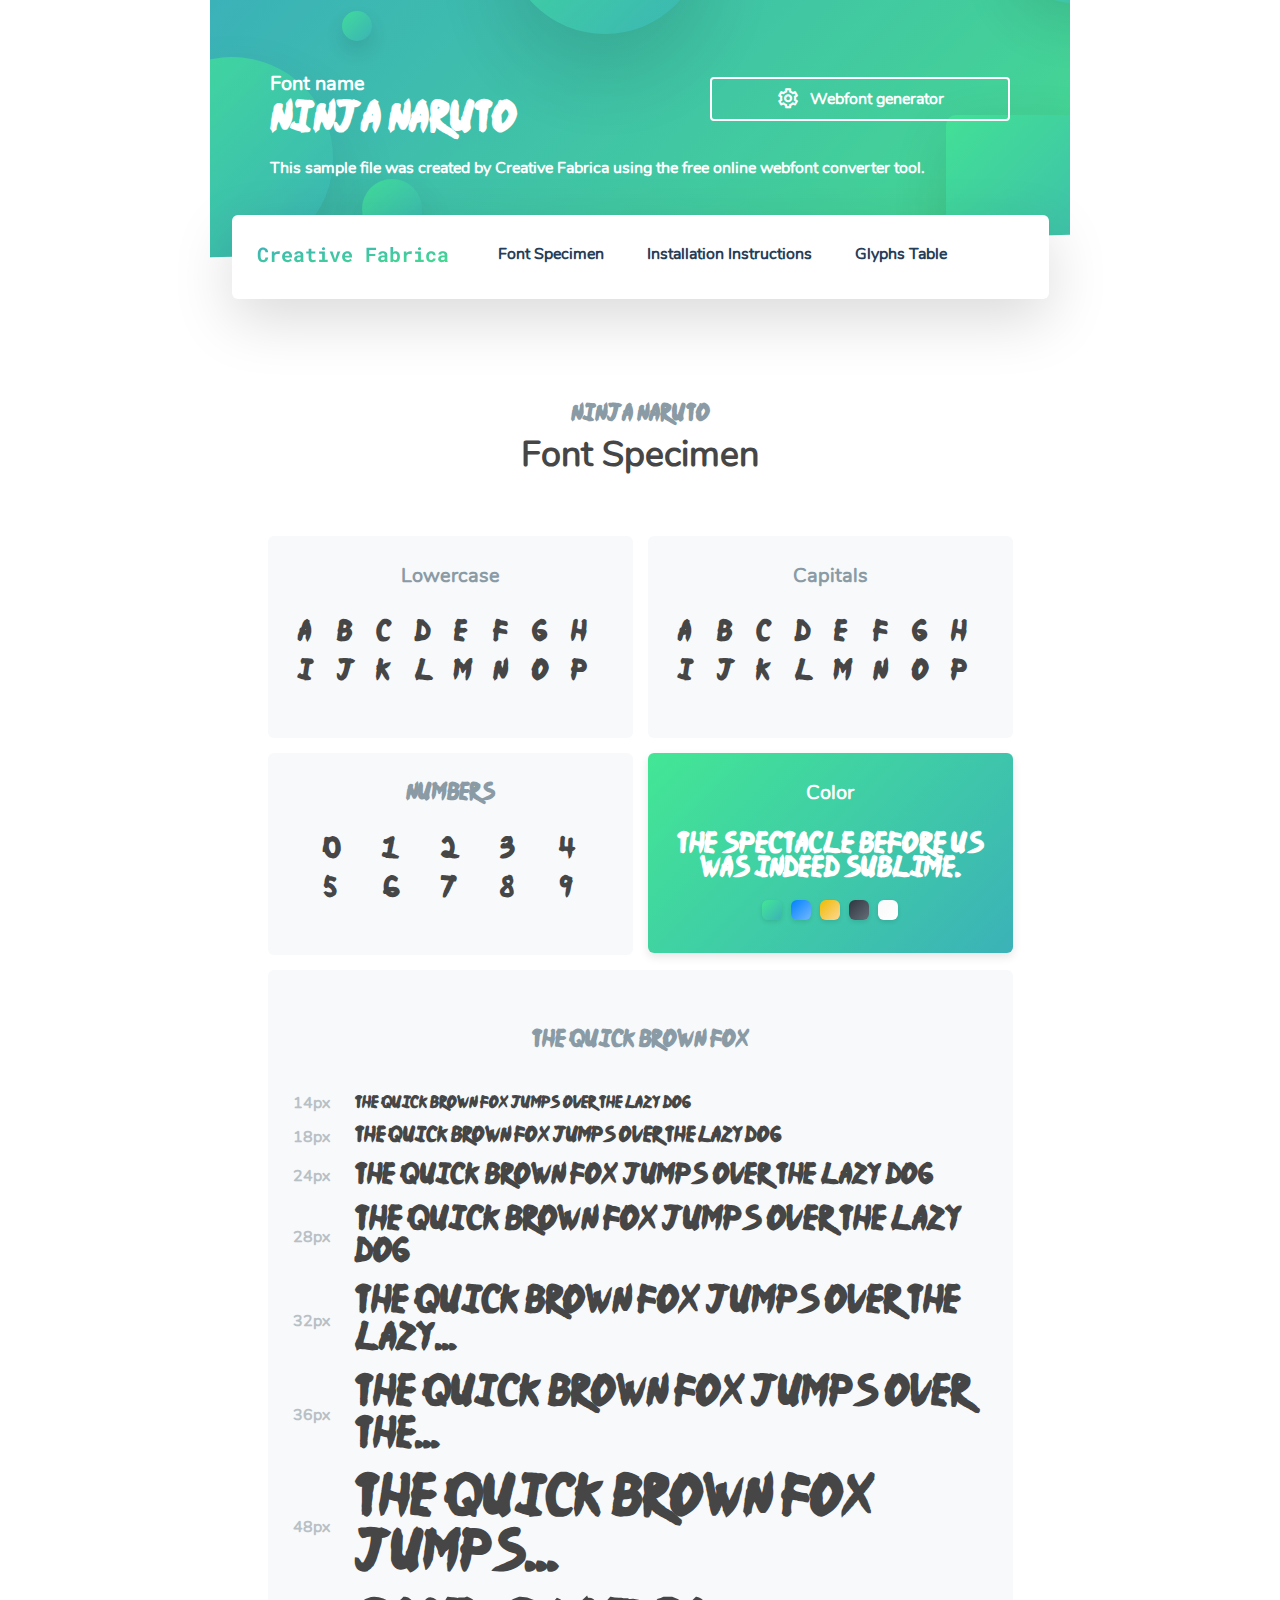
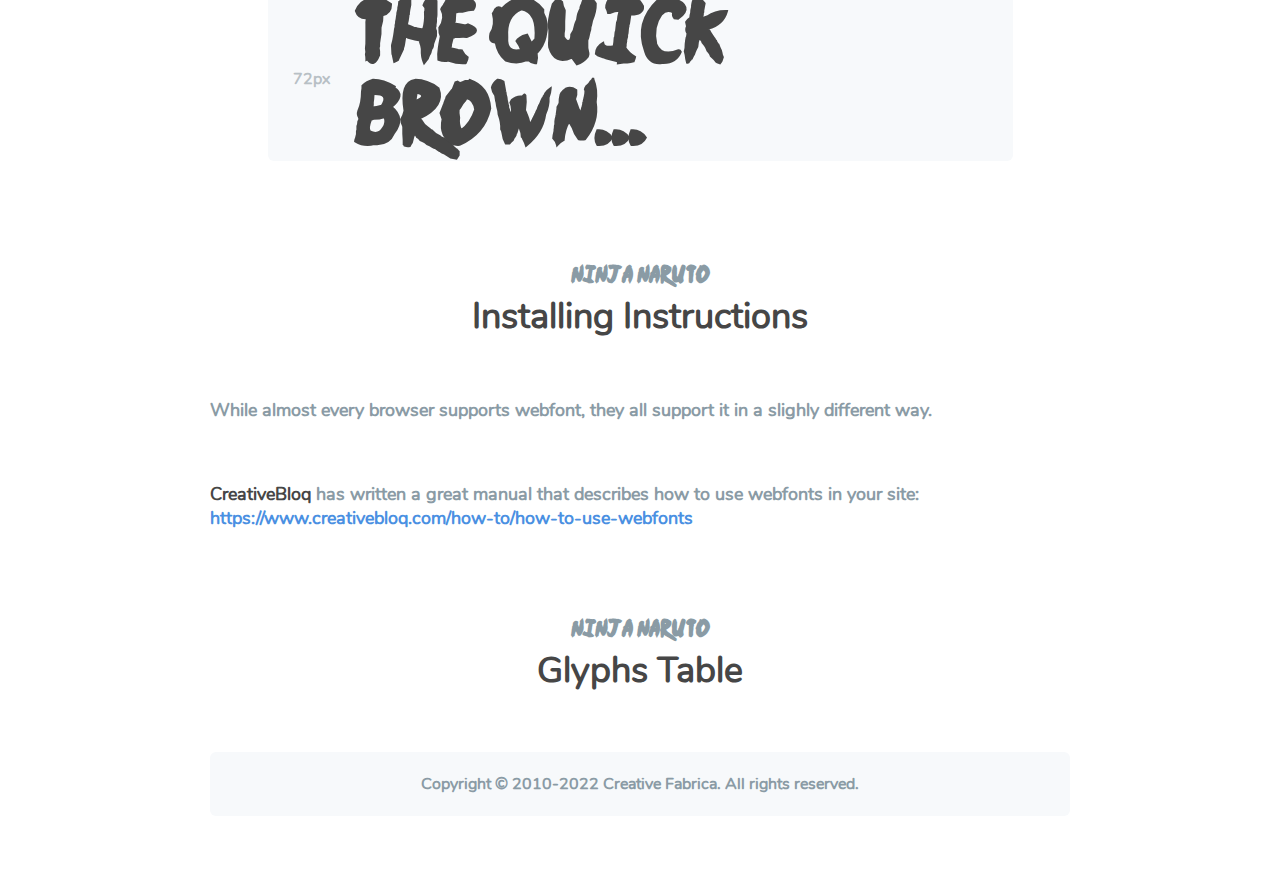
<file: HTML_CSS Project/Naruto/index.html>
<!DOCTYPE html>
<html lang="en">
<head>
    <meta charset="UTF-8">
    <meta http-equiv="X-UA-Compatible" content="ie=edge">
    <meta name="viewport" content="width=device-width">
    <title>Webfont Specimen Ninja Naruto by Creative Fabrica</title>
    <link rel="stylesheet" href="Ninja Naruto.css">
    <link rel="stylesheet" href="./specimen_files/css/boxicons.min.css">
    <link rel="stylesheet" href="./specimen_files/css/style.css">
    <link rel="icon" href="./specimen_files/images/favicon.png">
    <style>
        body {
            font-family: 'Ninja Naruto';
            font-weight: Regular;
        }
    </style>
</head>
<body>
    <div class="cover-section c-section">
		<div class="cover-section_cta">
			<div class="c-row">
				<div class="c-row_column">
					<h1 class="cover-section_headline">
						<span class="cover-section_headline--smaller keep-page-font">Font name</span> <br>
						Ninja Naruto
					</h1>
				</div>
				<div class="c-row_column c-row_column--align-right center-vertical c-row_column--no-margin-right ">
					<a class="l-button l-button--outlined btn-animated-top-bottom" href="https://www.creativefabrica.com/webfont-generator/" target="_blank">
						<div class="l-button_icon">
							<i class="icon-animated-top-bottom bx bx-cog"></i>
						</div>
						<div class="l-button_text keep-page-font">Webfont generator</div>
					</a>
				</div>
			</div>
			<p class="cover-section_description keep-page-font">
				This sample file was created by Creative Fabrica using the free online webfont converter tool.
			</p>
		</div>
		<div class="l-parallax">
            <img style="top: 35%; left: -18%;" class="l-parallax_item" data-parallax-translate="100" src="./specimen_files/images/Circle_5.svg" alt="">
			<img style="top: 55%; left: 13%;" class="l-parallax_item" data-parallax-translate="200" src="./specimen_files/images/Circle_3.svg" alt="">
			<img style="top: 75%; left: 13%;" class="l-parallax_item" data-parallax-translate="50" src="./specimen_files/images/Circle_2.svg" alt="">
			<img style="top: -71%; left: 25%;" class="l-parallax_item" data-parallax-translate="30" src="./specimen_files/images/Circle_1.svg" alt="">
			<img style="top: 70%; right: -10%;" class="l-parallax_item" data-parallax-translate="150" src="./specimen_files/images/Rectangle_2.svg" alt="">
			<img style="top: -15%; right: -15%;" class="l-parallax_item" data-parallax-translate="180" src="./specimen_files/images/Circle_4.svg" alt="">
		</div>
	</div>

	<!-- Navigation -->
	<div class="top-navigation-section c-section">
		<div class="top-navigation">
			<div class="nav-component left-side">
				<div class="logo-and-menu-btn">
					<div class="logo-box">
						<img src="./specimen_files/images/Logo.svg">
					</div>
					<button id="btn-trigger-top-nav" class="btn-menu-trigger">
						<span class="bx bx-menu"></span>
					</button>
				</div>
			</div>
			<div id="top-nav-responsive-menu" class="responsive-menu" top-nav-responsive-active="false">
				<div class="nav-component">
					<ul class="menu-list">
                        <li><a class="keep-page-font" href="#" onclick="scrollToSection('font-specimen_section', event)">Font Specimen</a></li>
						<li><a class="keep-page-font" href="#" onclick="scrollToSection('installing-section', event)">Installation Instructions</a></li>
						<li><a class="keep-page-font" href="#" onclick="scrollToSection('glyph-section', event)">Glyphs Table</a></li>
					</ul>
				</div>
			</div>
		</div>
	</div>

	<div class="font-specimen_section c-section">
		<h3 class="c-section_subtitle">Ninja Naruto</h3>
		<h2 class="c-section_headline keep-page-font">Font Specimen</h2>
		<div class="fs-section_boxes">
			<div class="c-row--inline">
				<div class="c-row_column">
					<div class="fs-section_box">
						<p class="fs-section_box-title keep-page-font">Lowercase</p>
						<div class="fs-section-chars-box fs-section-char-box--lowercase">
							<div class="fs-section-char-box">
								<p class="fs-section-char">a</p>
							</div>
							<div class="fs-section-char-box">
								<p class="fs-section-char">b</p>
							</div>
							<div class="fs-section-char-box">
								<p class="fs-section-char">c</p>
							</div>
							<div class="fs-section-char-box">
								<p class="fs-section-char">d</p>
							</div>
							<div class="fs-section-char-box">
								<p class="fs-section-char">e</p>
							</div>
							<div class="fs-section-char-box">
								<p class="fs-section-char">f</p>
							</div>
							<div class="fs-section-char-box">
								<p class="fs-section-char">g</p>
							</div>
							<div class="fs-section-char-box fs-section-char-box--no-margin">
								<p class="fs-section-char">h</p>
							</div>
							<div class="fs-section-char-box">
								<p class="fs-section-char">i</p>
							</div>
							<div class="fs-section-char-box">
								<p class="fs-section-char">j</p>
							</div>
							<div class="fs-section-char-box">
								<p class="fs-section-char">k</p>
							</div>
							<div class="fs-section-char-box">
								<p class="fs-section-char">l</p>
							</div>
							<div class="fs-section-char-box">
								<p class="fs-section-char">m</p>
							</div>
							<div class="fs-section-char-box">
								<p class="fs-section-char">n</p>
							</div>
							<div class="fs-section-char-box">
								<p class="fs-section-char">o</p>
							</div>
							<div class="fs-section-char-box fs-section-char-box--no-margin">
								<p class="fs-section-char">p</p>
							</div>

							<!-- Clear float -->
							<div class="clear-fix"></div>

						</div>
					</div>
				</div>
				<div class="c-row_column c-row_column--no-margin-right">
					<div class="fs-section_box">
						<p class="fs-section_box-title keep-page-font">Capitals</p>
						<div class="fs-section-chars-box fs-section-char-box--uppercase">
							<div class="fs-section-char-box">
								<p class="fs-section-char">a</p>
							</div>
							<div class="fs-section-char-box">
								<p class="fs-section-char">b</p>
							</div>
							<div class="fs-section-char-box">
								<p class="fs-section-char">c</p>
							</div>
							<div class="fs-section-char-box">
								<p class="fs-section-char">d</p>
							</div>
							<div class="fs-section-char-box">
								<p class="fs-section-char">e</p>
							</div>
							<div class="fs-section-char-box">
								<p class="fs-section-char">f</p>
							</div>
							<div class="fs-section-char-box">
								<p class="fs-section-char">g</p>
							</div>
							<div class="fs-section-char-box fs-section-char-box--no-margin">
								<p class="fs-section-char">h</p>
							</div>
							<div class="fs-section-char-box">
								<p class="fs-section-char">i</p>
							</div>
							<div class="fs-section-char-box">
								<p class="fs-section-char">j</p>
							</div>
							<div class="fs-section-char-box">
								<p class="fs-section-char">k</p>
							</div>
							<div class="fs-section-char-box">
								<p class="fs-section-char">l</p>
							</div>
							<div class="fs-section-char-box">
								<p class="fs-section-char">m</p>
							</div>
							<div class="fs-section-char-box">
								<p class="fs-section-char">n</p>
							</div>
							<div class="fs-section-char-box">
								<p class="fs-section-char">o</p>
							</div>
							<div class="fs-section-char-box fs-section-char-box--no-margin">
								<p class="fs-section-char">p</p>
							</div>

							<!-- Clear float -->
							<div class="clear-fix"></div>

						</div>
					</div>
				</div>
			</div>
			<div class="c-row--inline">
				<div class="c-row_column">
					<div class="fs-section_box">
						<p class="fs-section_box-title">Numbers</p>
						<div class="fs-section-chars-box fs-section-char--numbers">
							<div class="fs-section-char-box fs-section-char-box--number">
								<p class="fs-section-char">0</p>
							</div>
							<div class="fs-section-char-box fs-section-char-box--number">
								<p class="fs-section-char">1</p>
							</div>
							<div class="fs-section-char-box fs-section-char-box--number">
								<p class="fs-section-char">2</p>
							</div>
							<div class="fs-section-char-box fs-section-char-box--number">
								<p class="fs-section-char">3</p>
							</div>
							<div class="fs-section-char-box fs-section-char-box--number fs-section-char-box--no-margin">
								<p class="fs-section-char">4</p>
							</div>
							<div class="fs-section-char-box fs-section-char-box--number">
								<p class="fs-section-char">5</p>
							</div>
							<div class="fs-section-char-box fs-section-char-box--number">
								<p class="fs-section-char">6</p>
							</div>
							<div class="fs-section-char-box fs-section-char-box--number">
								<p class="fs-section-char">7</p>
							</div>
							<div class="fs-section-char-box fs-section-char-box--number">
								<p class="fs-section-char">8</p>
							</div>
							<div class="fs-section-char-box fs-section-char-box--number fs-section-char-box--no-margin">
								<p class="fs-section-char">9</p>
							</div>

							<!-- Clear float -->
							<div class="clear-fix"></div>

						</div>
					</div>
				</div>
				<div class="c-row_column c-row_column--no-margin-right">
					<div class="fs-section_switch-color-box fs-section_box fs-section_box--color-box">
						<p class="fs-section_box-title color-white fs-switch-box_font-color keep-page-font">Color</p>
						<p class="fs-section_subtext color-white fs-switch-box_font-color">
							The spectacle before us <br class="break-line">was indeed sublime.
						</p>
						<div class="fs-section_color-buttons">
							<button class="fs-section_color_button fs-section_color_button--green"
							        data-color-one="#43E695" data-color-two="#3BB2B8" data-font-color="#ffffff"></button>

							<button class="fs-section_color_button fs-section_color_button--blue"
									data-color-one="#72B8FE" data-color-two="#0081FF" data-font-color="#ffffff"></button>

							<button class="fs-section_color_button fs-section_color_button--yellow"
									data-color-one="#EEBB00" data-color-two="#FFD796" data-font-color="#ffffff"></button>

							<button class="fs-section_color_button fs-section_color_button--black"
									data-color-one="#656D78" data-color-two="#2F3640" data-font-color="#ffffff"></button>

							<button class="fs-section_color_button fs-section_color_button--white"
									data-color-one="#FFFFFF" data-color-two="#F9F9F9" data-font-color="#4d545f"></button>
						</div>
					</div>
				</div>
			</div>
		</div>
	</div>

	<div class="size-example-section c-section">
		<h3 class="c-section_subtitle">The quick brown fox</h3>
		<div class="size-example-section_scroll-content">
			<ul class="size-example-section_list">
				<li class="size-example-section_item">
					<span class="size-example-section_example-size keep-page-font">14px</span>
					<p class="size-example-section_preview size-example--14">
						The quick brown fox jumps over the lazy dog
					</p>
				</li>
				<li class="size-example-section_item">
					<span class="size-example-section_example-size keep-page-font">18px</span>
					<p class="size-example-section_preview size-example size-example--18">
						The quick brown fox jumps over the lazy dog
					</p>
				</li>
				<li class="size-example-section_item">
					<span class="size-example-section_example-size keep-page-font">24px</span>
					<p class="size-example-section_preview size-example size-example--24">
						The quick brown fox jumps over the lazy dog
					</p>
				</li>
				<li class="size-example-section_item">
					<span class="size-example-section_example-size keep-page-font">28px</span>
					<p class="size-example-section_preview size-example size-example--28">
						The quick brown fox jumps over the lazy dog
					</p>
				</li>
				<li class="size-example-section_item">
					<span class="size-example-section_example-size keep-page-font">32px</span>
					<p class="size-example-section_preview size-example size-example--32">
						The quick brown fox jumps over the lazy...
					</p>
				</li>
				<li class="size-example-section_item">
					<span class="size-example-section_example-size keep-page-font">36px</span>
					<p class="size-example-section_preview size-example size-example--36">
						The quick brown fox jumps over the...
					</p>
				</li>
				<li class="size-example-section_item">
					<span class="size-example-section_example-size keep-page-font">48px</span>
					<p class="size-example-section_preview size-example size-example--48">
						The quick brown fox jumps...
					</p>
				</li>
				<li class="size-example-section_item">
					<span class="size-example-section_example-size keep-page-font">72px</span>
					<p class="size-example-section_preview size-example size-example--72">
						The quick brown...
					</p>
				</li>
			</ul>
		</div>

	</div>

    <div class="installing-section c-section">
		<h3 class="c-section_subtitle">Ninja Naruto</h3>
		<h2 class="c-section_headline keep-page-font">Installing Instructions</h2>
		<p class="installing-section_top-paragraph c-section_paragraph c-section_paragraph--light keep-page-font">
			While almost every browser supports webfont, they all support it in a slighly different way.
		</p>
		<p class="installing-section_top-paragraph c-section_paragraph c-section_paragraph--light keep-page-font">
			<span class="installing-section_dark-span keep-page-font">CreativeBloq</span>
			has written a great manual that describes how to use webfonts in your site:
			<a class="installing-section_link keep-page-font" href="https://www.creativebloq.com/how-to/how-to-use-webfonts" target="_blank">
				https://www.creativebloq.com/how-to/how-to-use-webfonts
			</a>
		</p>
	</div>

	<div class="glyph-section c-section">
		<h3 class="c-section_subtitle">Ninja Naruto</h3>
		<h2 class="c-section_headline keep-page-font">Glyphs Table</h2>
		<div class="glyph-section_table">
            
			<!-- Clear float -->
			<div class="clear-fix"></div>

		</div>
	</div>

	<div class="footer-section c-section">
		<p class="keep-page-font">Copyright &copy; 2010-2022 Creative Fabrica. All rights reserved.</p>
	</div>

	<script type="text/javascript" src="./specimen_files/javascript/parallax.js"></script>
	<script type="text/javascript" src="./specimen_files/javascript/responsive-menu.js"></script>
	<script type="text/javascript" src="./specimen_files/javascript/scroll-animation.js"></script>
	<script type="text/javascript" src="./specimen_files/javascript/color-switcher.js"></script>
</body>
</html>
</file>
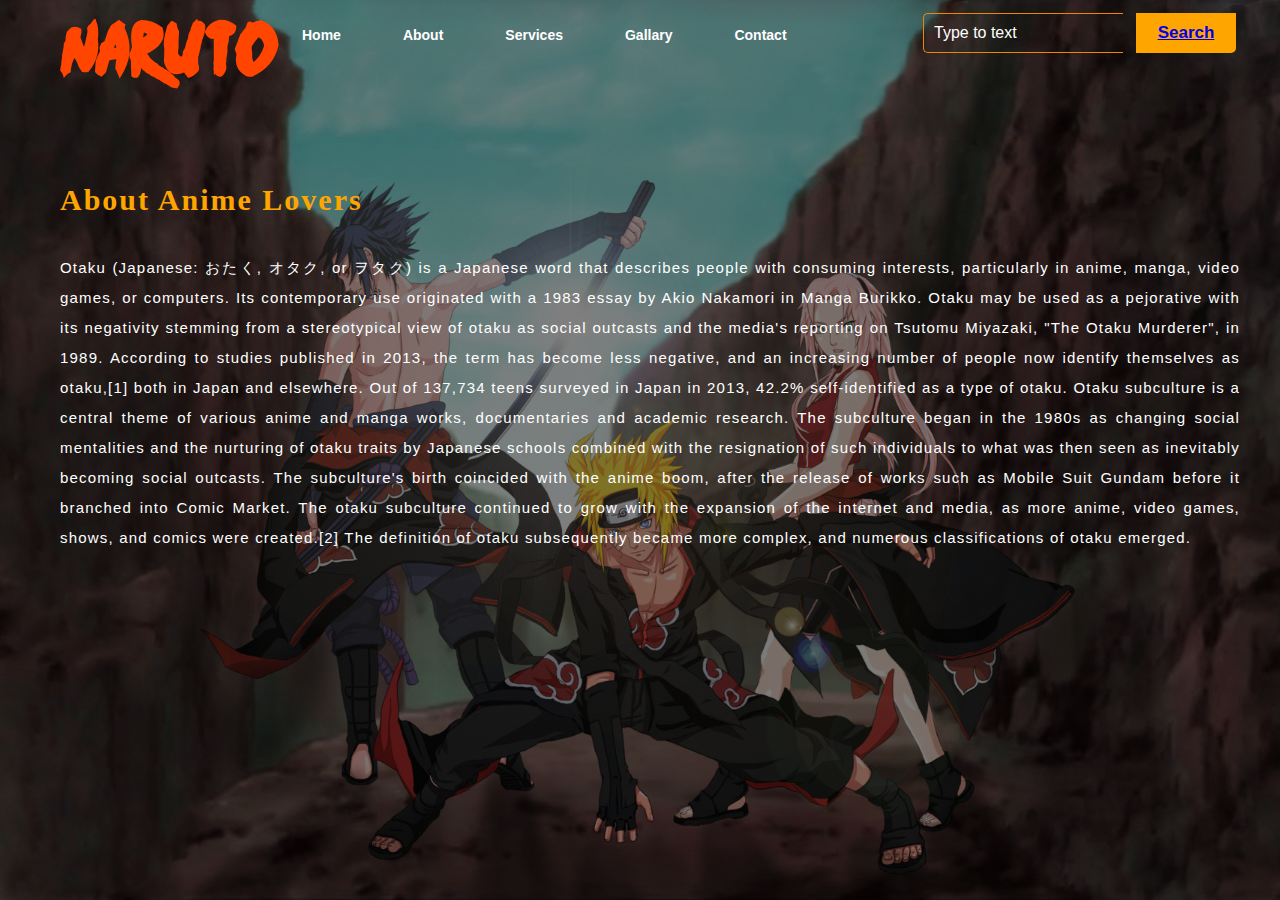
<file: HTML_CSS Project/Naruto/Naruto_sub_about.html>
<!DOCTYPE html>
<html lang="en">
<head>
    <title>About Naruto</title>
    <link href="#" rel="stylesheet" type="text/css"/>
    <link rel="stylesheet" href="Naruto_css.css">
</head>
<body>
    <div class="main">
        <div class="navbar"> 
            <div class="icon">
                <h2 class="logo">Naruto</h2>
            </div>
            <div class="menu">
                <ul>
                    <li><a href="Naruto.html">Home</a> </li>
                    <li><a href="Naruto_sub_about.html">About</a> </li>
                    <li><a href="#">Services</a> </li>
                    <li><a href="Naruto_sub_Gallary.html">Gallary</a> </li>
                    <li><a href="Naruto_sub_Contact.html">Contact</a> </li> 
                </ul>
            </div>
            <div class="search">
                <input class="srch" type="search" name="" placeholder="Type to text">
                <a href="#"><button class="btn">Search</a> 
                </div>
            </div>
            <div class="content1">
                <h1>About Anime Lovers</h1><br><br>
                <p class="par">Otaku (Japanese: おたく, オタク, or ヲタク) is a Japanese word that describes people with 
                    consuming interests, particularly in anime, manga, video games, or computers. Its contemporary use 
                    originated with a 1983 essay by Akio Nakamori in Manga Burikko. Otaku may be used as a pejorative 
                    with its negativity stemming from a stereotypical view of otaku as social outcasts and the media's 
                    reporting on Tsutomu Miyazaki, "The Otaku Murderer", in 1989. According to studies published in 2013, 
                    the term has become less negative, and an increasing number of people now identify themselves as 
                    otaku,[1] both in Japan and elsewhere. Out of 137,734 teens surveyed in Japan in 2013, 42.2% 
                    self-identified as a type of otaku.
                    Otaku subculture is a central theme of various anime and manga works, documentaries and academic 
                    research. The subculture began in the 1980s as changing social mentalities and the nurturing of otaku 
                    traits by Japanese schools combined with the resignation of such individuals to what was then seen as 
                    inevitably becoming social outcasts. The subculture's birth coincided with the anime boom, after the 
                    release of works such as Mobile Suit Gundam before it branched into Comic Market. The otaku 
                    subculture continued to grow with the expansion of the internet and media, as more anime, video games, 
                    shows, and comics were created.[2] The definition of otaku subsequently became more complex, and numerous 
                    classifications of otaku emerged.</p>
                    </div>    
            </div>
        </div>
</body>
</html>
</file>
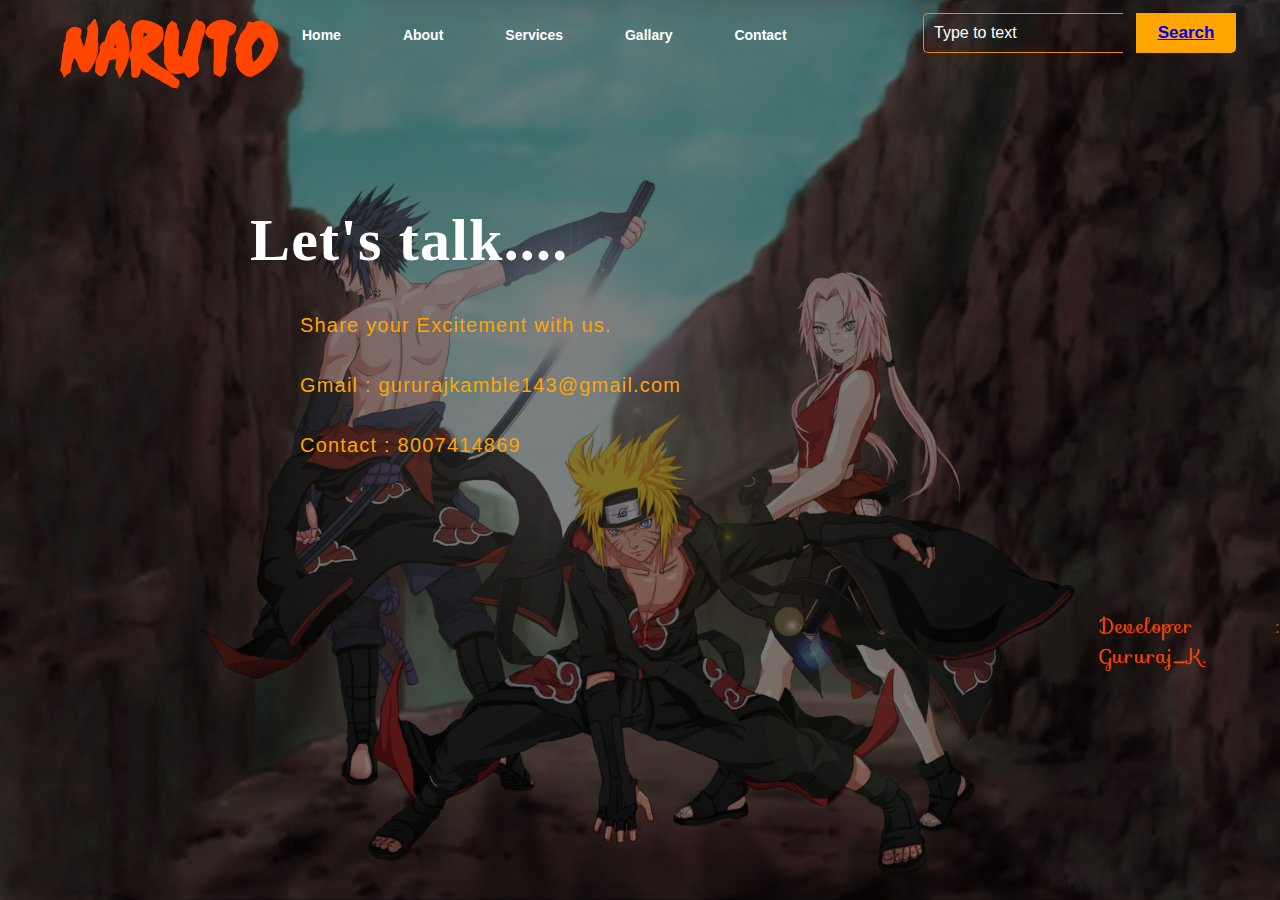
<file: HTML_CSS Project/Naruto/Naruto_sub_Contact.html>
<!DOCTYPE html>
<html lang="en">
<head>
    <title>Naruto Contact</title>
    <link href="#" rel="stylesheet" type="text/css"/>
    <link rel="stylesheet" href="Naruto_css.css">
    <link rel="stylesheet" href="https://fonts.googleapis.com/css?family=Sofia">
</head>
<body>
    <div class="main">
        <div class="navbar"> 
            <div class="icon">
                <h2 class="logo">Naruto</h2>
            </div>
            <div class="menu">
                <ul>
                    <li><a href="Naruto.html">Home</a> </li>
                    <li><a href="Naruto_sub_about.html">About</a> </li>
                    <li><a href="#">Services</a> </li>
                    <li><a href="Naruto_sub_Gallary.html">Gallary</a> </li>
                    <li><a href="Naruto_sub_Contact.html">Contact</a> </li> 
                </ul>
            </div>
            <div class="search">
                <input class="srch" type="search" name="" placeholder="Type to text">
                <a href="#"><button class="btn">Search</a> 
                </div>
            </div>
            <div class="content2">
                <p class="par"><br><br><br><br><br>
                    Let's talk....<br><br></p>
                    <p class="par2"> Share your Excitement with us.
                        <br><br>
                        Gmail : gururajkamble143@gmail.com
                        <br><br>
                        Contact : 8007414869
                    </p><br><br><br><br><br><br><br>
                <p class="par3">Developer : Gururaj_K.</p>
                </div>    
            </div>
        </div>
    </body>
</html>
</file>
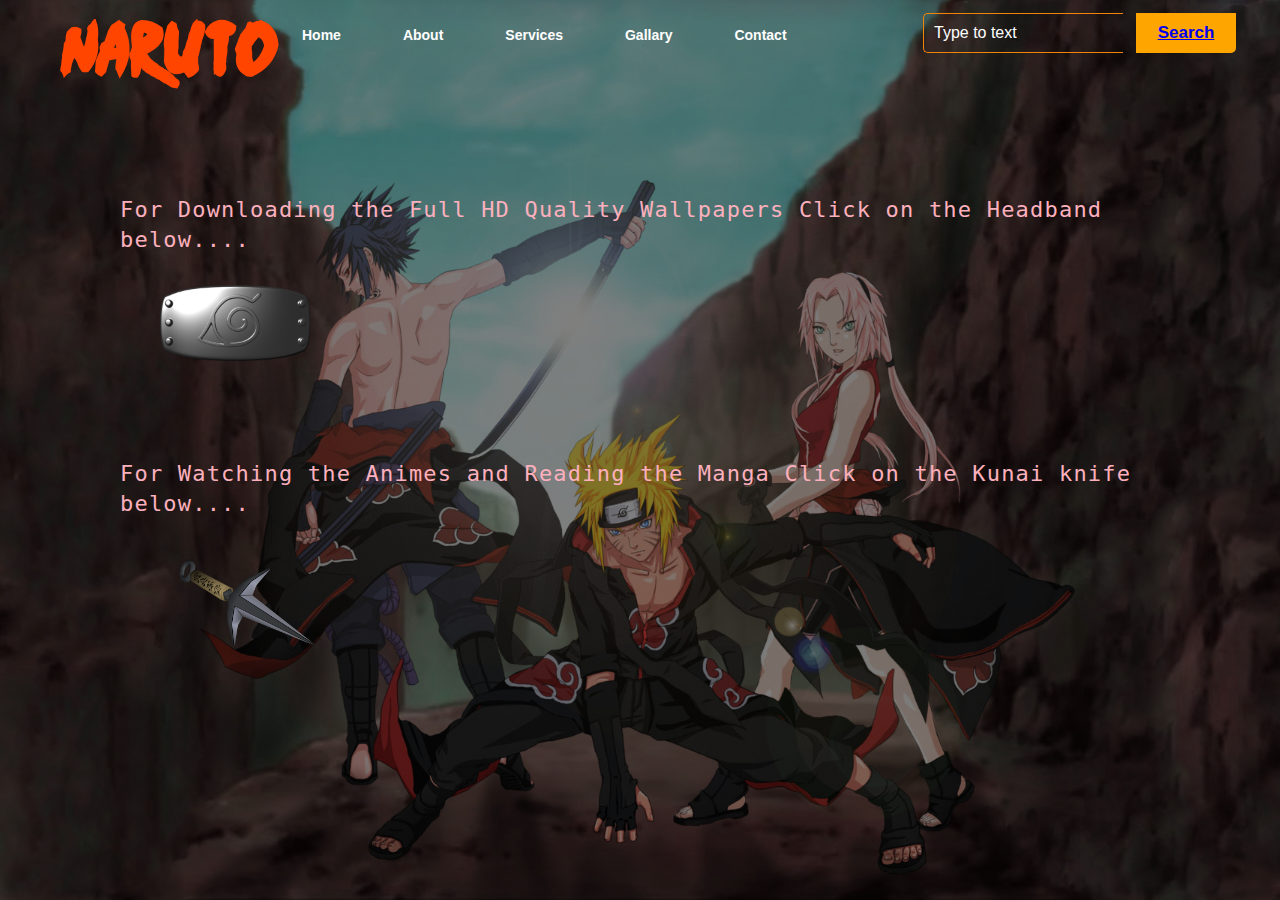
<file: HTML_CSS Project/Naruto/Naruto_sub_Gallary.html>
<!DOCTYPE html>
<html lang="en">
<head>
    <title>Naruto Login</title>
    <link href="#" rel="stylesheet" type="text/css"/>
    <link rel="stylesheet" href="Naruto_css.css">
</head>
<body>
    <div class="main">
        <div class="navbar"> 
            <div class="icon">
                <h2 class="logo">Naruto</h2>
            </div>
            <div class="menu">
                <ul>
                    <li><a href="Naruto.html">Home</a> </li>
                    <li><a href="Naruto_sub_about.html">About</a> </li>
                    <li><a href="#">Services</a> </li>
                    <li><a href="Naruto_sub_Gallary.html">Gallary</a> </li>
                    <li><a href="Naruto_sub_Contact.html">Contact</a> </li> 
                </ul>
            </div>
            <div class="search">
                <input class="srch" type="search" name="" placeholder="Type to text">
                <a href="#"><button class="btn">Search</a> 
                </div>
            </div>
            <div class="content3">
                <p class="web"><br><br><br><br>
                    For Downloading the Full HD Quality Wallpapers Click on the Headband below....<br><br>
                    <a  href="https://wall.alphacoders.com/"><img style="width: 150px; margin-left: 40px;" src="click.png"></a>

                    <br><br><br><br>
                    For Watching the Animes and Reading the Manga Click on the Kunai knife below....</p>
                    <a  href="https://zoro.to/home"><img style="width: 220px; margin-left: 120px;" src="kunai.png"></a>

                </div>    
            </div>
        </div>
</body>
</html>
</file>
<file: HTML_CSS Project/Naruto/Ninja Naruto.css>
@font-face {
    font-family: 'Ninja Naruto';
    src: url('fonts/njnaruto.eot');
    src: url('fonts/njnaruto.eot?#iefix') format('embedded-opentype'),
         url('fonts/njnaruto.woff2') format('woff2'),
         url('fonts/njnaruto.woff') format('woff'),
         url('fonts/njnaruto.ttf')  format('truetype'),
         url('fonts/njnaruto.svg#Ninja Naruto') format('svg');
}
</file>
<file: HTML_CSS Project/Naruto/specimen_files/css/style.css>
/* Global definitions */

@font-face {
    font-family: 'Nunito';
    src: url('../fonts/Nunito-Regular.eot');
    src: url('../fonts/Nunito-Regular.eot?#iefix') format('embedded-opentype'),
         url('../fonts/Nunito-Regular.woff2') format('woff2'),
         url('../fonts/Nunito-Regular.woff') format('woff'),
         url('../fonts/Nunito-Regular.ttf')  format('truetype'),
         url('../fonts/Nunito-Regular.svg#Nunito') format('svg');
}

body {
	font-family: "Nunito", sans-serif;
	margin: 0;
}

.c-row {
	display: flex;
}

.c-row--inline {
	display: inline-flex;
}

.c-row_column {
	margin-right: 15px;
}

.c-row_column--align-right {
	margin-left: auto;
}

.c-row_column--no-margin-right {
	margin-right: 0 !important;
}

.center-vertical {
	display: inline-flex;
	align-items: center;
}

.c-section {
	width: 860px;
	margin: auto;
	box-sizing: border-box;
	padding-top: 60px;
}

.c-section_subtitle {
	color: #8A9BA5;
	font-size: 20px;
	font-weight: 800;
	line-height: 20px;
	text-align: center;
	margin: 0;
}

.c-section_headline {
	color: #464646;
	font-size: 36px;
	font-weight: 800;
	line-height: 42px;
	text-align: center;
	margin-top: 10px;
}

.c-section_paragraph {
	font-weight: bold;
	color: #464646;
	font-size: 18px;
	line-height: 24px;
	margin: 30px 0;
}

.c-section_paragraph--light {
	color: #8A9BA5;
}

.c-section_paragraph--margin-top {
	margin-top: 20px;
}

.c-section_link {
	color: #4A90E2;
}

.c-section-code {
	border-radius: 6px;
	background-color: #F7F9FB;
	padding: 20px 0;
}

.c-section_code-block {
	margin-left: 20px;
}

.c-section_code-line {
	color: #8A9BA5;
	font-size: 16px;
	font-weight: 800;
	line-height: 24px;
	margin: 0;
}

.l-button {
	width: 300px;
	height: 44px;
	display: inline-flex;
	align-items: center;
	justify-content: center;
	text-decoration: none;
	border: none;
	border-radius: 4px;
	box-sizing: border-box;
	transition: all 0.3s ease;
}

.l-button_icon {
	display: flex;
	align-items: center;
	margin-right: 10px;
	font-size: 24px;
	color: #FFFFFF;
}

.l-button_text {
	font-size: 16px;
	font-weight: bold;
	line-height: 22px;
	color: #FFFFFF;
}

.l-button--outlined {
	border: 2px solid #FFFFFF;
}

.l-button-green {
	background: linear-gradient(135deg, #54D169 0%, #AFF57A 100%);
}

.l-button-black {
	background: linear-gradient(270deg, #7B848F 1.88%, #414A57 100%);
}

.l-button-black:hover,
.l-button-green:hover {
	box-shadow: 0 8px 20px 0 rgba(42,34,64,.20);
}

.l-button--disabled {
	opacity: 0.4;
}

.btn-animated-top-bottom {
	overflow: hidden;
}

.btn-animated-top-bottom:hover {
	overflow: hidden;
}

.icon-animated-top-bottom {
	position: relative;
}

.btn-animated-top-bottom:hover .icon-animated-top-bottom {
	animation: animated-icon-top-bottom 0.6s 1 !important;
}

@keyframes animated-icon-top-bottom {
	0% {
		top: 0;
		opacity: 0.4;
	}
	35% {
		top: -50px;
		opacity: 0;
	}
	50% {
		opacity: 0;
		top: 50px;
	}
	70% {
		top: 0;
		opacity: 1;
	}
}

@media only screen and (max-width: 350px) {
	.l-button {
		width: auto;
		padding: 0 10px;
	}
}

.l-parallax {
	position: absolute;
	width: 100%;
	height: 100%;
	z-index: 90;
	left: 0;
	top: 0;
}
.l-parallax_item {
	position: absolute;
}

.clear-fix {
	clear: both;
}

.color-white {
	color: #fff !important;
}

.keep-page-font {
	font-family: "Nunito", sans-serif !important;
}


/* Cover section */
.cover-section {
	background: linear-gradient(315deg, #46D990 0%, #3BB2B8 100%);
	height: 260px;
	overflow: hidden;
	position: relative;
	padding: 60px;
}
.cover-section::after {
 	content: "";
    position: absolute;
    bottom: -80px;
    left: 0;
    width: 110%;
    height: 95px;
    background: #ffffff;
    display: block;
    transform: rotate(-1.5deg);
    z-index: 999;
}
.cover-section_cta {
	position: relative;
	z-index: 100;
}
.cover-section_headline {
	color: #fff;
	font-size: 36px;
	font-weight: 800;
	line-height: 36px;
	margin: 0;
}
.cover-section_headline--smaller {
	font-size: 20px;
}

.cover-section_description {
	color: #ffffff;
	font-size: 16px;
	font-weight: 800;
	line-height: 20px;
	margin: 20px 0 0;
}

@media only screen and (max-width: 880px) {
	.c-section {
		width: 100%;
		margin: auto;
	}
	.cover-section {
	    height: auto;
	}
	.cover-section .c-row {
		display: block;
	}
	.cover-section .c-row .l-button {
		margin: 15px 0;
	}
}

@media only screen and (max-width: 750px) {
	.cover-section {
		padding: 30px 20px 60px;
	}
	.cover-section .l-parallax {
		display: none;
	}
}

/* Top navigation */
.top-navigation-section {
	padding: 0;
	position: relative;
    top: -45px;
    z-index: 9999;
    text-align: center;
}

.top-navigation {
  width: 95%;
  height: 84px;
  border-radius: 6px;
  background-color: #FFFFFF;
  box-shadow: 0 20px 60px 0 rgba(0, 0, 0, 0.15);
  display: inline-flex;
  align-items: center;
}

.top-navigation .left-side {
  margin: auto 25px;
}

.top-navigation .left-side .logo-and-menu-btn {
  display: inline-flex;
  align-items: center;
}

.top-navigation .left-side .logo-and-menu-btn .btn-menu-trigger {
  height: 30px;
  width: 30px;
  background: #43cd9c;
  border: none;
  border-radius: 5px;
  border-bottom: 3px solid #3db9b1;
  display: flex;
  align-items: center;
  justify-content: center;
  outline: none;
  display: none;
}

.top-navigation .left-side .logo-and-menu-btn .btn-menu-trigger .bx {
  font-size: 12px;
  color: #fff;
}

.top-navigation .responsive-menu {
  display: inline-flex;
  width: 100%;
}

.top-navigation .responsive-menu .nav-component .menu-list {
  list-style: none;
  padding-left: 0;
  margin-left: 25px;
}

.top-navigation .responsive-menu .nav-component .menu-list li {
  display: inline-block;
  margin-right: 40px;
  text-align: left;
}

.top-navigation .responsive-menu .nav-component .menu-list li a {
  color: #263D57;
  font-size: 16px;
  font-weight: bold;
  line-height: 22px;
  text-decoration: none;
  transition: all 0.3s ease;
}

.top-navigation .responsive-menu .nav-component .menu-list li a:hover {
  color: #FD8409;
}

.top-navigation .responsive-menu .nav-component .menu-list li a::after {
  content: "";
  display: block;
  height: 4px;
  width: auto;
  border-radius: 6px;
  background: #FD8409;
  margin-top: 2px;
  visibility: hidden;
  opacity: 0;
  transition: all 0.3s ease;
}

.top-navigation .responsive-menu .nav-component .menu-list li a:hover::after {
  visibility: visible;
  opacity: 1;
}

.top-navigation .responsive-menu .nav-component .menu-list .show-on-mobile {
  display: none;
}

.top-navigation .right-side {
  margin: 0 20px 0 auto;
}

@media only screen and (max-width: 1100px) {
  .top-navigation {
    display: inline-block;
    height: auto;
    border-radius: 4px;
    overflow: hidden;
  }
  .top-navigation .left-side {
    width: auto;
    display: block;
    padding: 10px 20px;
    margin: 0;
    border-bottom: 1px solid #f9f9f9;
  }
  .top-navigation .left-side .logo-and-menu-btn {
    width: 100%;
  }
  .top-navigation .left-side .logo-and-menu-btn .btn-menu-trigger {
    display: flex !important;
    margin-left: auto;
  }
  .top-navigation .responsive-menu {
    display: block;
    height: 0;
  }
  .top-navigation .responsive-menu .center-side {
    display: block;
  }
  .top-navigation .responsive-menu .nav-component .menu-list {
    padding: 0;
    margin: 0;
  }
  .top-navigation .responsive-menu .nav-component .menu-list li {
    display: block;
    margin-right: 0;
  }
  .top-navigation .responsive-menu .nav-component .menu-list li a {
    display: block;
    padding: 8px 15px;
  }
  .top-navigation .responsive-menu .nav-component .menu-list li a .break-line {
  	display: none;
  }
  .top-navigation .responsive-menu .nav-component .menu-list li a:after {
    content: none;
  }
  .top-navigation .responsive-menu .nav-component .menu-list li a:hover {
    background: #f9f9f9;
  }
  .top-navigation .right-side {
    margin: 0 0 0 10px;
  }
}

@media only screen and (max-width: 1100px) {
	.top-navigation .left-side .logo-and-menu-btn .logo-box img {
		width: 200px;
	}
}


/* Font Specimen */
.fs-section_boxes {
	margin-top: 60px;
	text-align: center;
}

.fs-section_box {
	height: auto;
	width: 365px;
	border-radius: 6px;
	background-color: #F7F9FB;
	box-sizing: border-box;
	text-align: center;
	margin-bottom: 15px;
}

.fs-section_box--color-box {
	background: linear-gradient(135deg, #43E695 0%, #3BB2B8 100%);
	box-shadow: 0 4px 10px 0 rgba(0,0,0,0.1);
}

.fs-section_box-title {
	color: #8A9BA5;
	font-size: 20px;
	font-weight: 800;
	line-height: 20px;
	margin: 0;
	padding-top: 30px;
}

.fs-section-chars-box {
	display: inline-block;
	margin: 35px 30px;
}

.fs-section-char--numbers {
	margin: 35px 55px;
}

.fs-section-char-box--lowercase {
	text-transform: lowercase;
}

.fs-section-char-box--uppercase {
	text-transform: uppercase;
}

.fs-section-char-box {
	float: left;
	height: 24px;
	width: 14px;
	margin-right: 25px;
	margin-bottom: 15px;
}

.fs-section-char {
	color: #464646;
	font-size: 24px;
	font-weight: bold;
	line-height: 24px;
	margin: 0;
}

.fs-section-char-box--no-margin {
	margin-right: 0 !important;
}

.fs-section-char-box--number {
	margin-right: 45px;
}

.fs-section_subtext {
	font-size: 24px;
	font-weight: bold;
	line-height: 24px;
	text-align: center;
	margin: 30px 0 0;
}

.fs-section_color-buttons {
	margin: 16px auto 30px;
	display: inline-block;
}

.fs-section_color_button {
	height: 20px;
	width: 20px;
	border: none;
	border-radius: 6px;
	box-shadow: 0 2px 4px 0 rgba(0,0,0,0.1);
	cursor: pointer;
	margin: 3px;
}

.fs-section_color_button--green {
	background: linear-gradient(135deg, #43E695 0%, #3BB2B8 100%);
}
.fs-section_color_button--blue {
	background: linear-gradient(315deg, #72B8FE 0%, #0081FF 100%);
}
.fs-section_color_button--yellow {
    background: linear-gradient(135deg, #EEBB00 0%, #FFD796 100%);
}
.fs-section_color_button--black {
	background: linear-gradient(315deg, #656D78 0%, #2F3640 100%);
}
.fs-section_color_button--white {
	background: linear-gradient(315deg, #FFFFFF 0%, #F9F9F9 100%);
}

@media only screen and (max-width: 850px) {
	.fs-section_boxes .c-row--inline {
		display: block;
	}
	.fs-section_boxes .c-row_column {
		display: inline-block;
	}
}

@media only screen and (max-width: 440px) {
	.fs-section_boxes .c-row_column {
		margin: 0;
	}
	.fs-section_box {
		width: 300px;
	}
	.fs-section-char {
		font-size: 19px;
	}
	.fs-section-char-box {
		margin-right: 18px;
	}
	.fs-section-char--numbers {
	   margin: 35px 79px;
	}
}

/* Font size preview */
.size-example-section {
	width: 745px;
	border-radius: 6px;
	background-color: #F7F9FB;
	margin: auto;
}

.size-example-section_list {
	margin: 45px 0;
	list-style: none;
	padding: 0;
}

.size-example-section_item {
	display: flex;
	align-items: center;
	margin-bottom: 15px;
}

.size-example-section_example-size {
	color: #B8C0C5;
	font-size: 16px;
	font-weight: bold;
	line-height: 14px;
	padding: 0 25px;
}

.size-example-section_preview {
	margin: 0;
	color: #464646;
	font-weight: bold;
}

.size-example--14 {
	font-size: 14px;
}
.size-example--18 {
	font-size: 18px;
}
.size-example--24 {
	font-size: 24px;
}
.size-example--28 {
	font-size: 28px;
}
.size-example--32 {
	font-size: 32px;
}
.size-example--36 {
	font-size: 36px;
}
.size-example--48 {
	font-size: 48px;
}
.size-example--72 {
	font-size: 72px;
}

@media only screen and (max-width: 770px) {
	.size-example-section {
		width: 100% !important;
		overflow: hidden;
	}
	.size-example-section_scroll-content {
		overflow-x: scroll;
	}
	.size-example-section_list {
		width: 745px;
	}

}

/* Installing Instruction */
.installing-section_top-paragraph {
	margin: 60px 0 30px 0;
}
.installing-section_dark-span {
	color: #464646;
}

.installing-section_link {
	color: #4A90E2;
	text-decoration: none;
}

.qa_steps-list {
	padding: 0;
	margin-bottom: 30px;
	list-style: none;
}

.qa_step {
	display: flex;
	align-items: center;
}

.qa_step-number {
	height: 60px;
	width: 60px;
	border-radius: 6px;
	background: linear-gradient(315deg, #46D990 0%, #3BB2B8 100%);
	box-shadow: 0 20px 40px 0 rgba(0,0,0,0.25);
	text-align: center;
	line-height: 60px;
	color: #FFFFFF;
	font-size: 24px;
	font-weight: 800;
}

.qa_step-question {
	margin-left: 20px;
	color: #464646;
	font-size: 20px;
	font-weight: 800;
	line-height: 24px;
}

@media only screen and (max-width: 880px) {
	.installing-section {
		padding-left: 20px;
		padding-right: 20px;
	}
	.qa_step-number {
		height: 40px;
    	width: 40px;
    	line-height: 40px;
    	font-size: 18px;
	}
	.qa_step-question {
		font-size: 18px;
		margin-left: 10px;
	}
	.installing-section .c-section_paragraph {
		font-size: 16px;
	}
	.installing-section .c-section-code {
		overflow-x: scroll;
	}
	.installing-section .c-section_code-block {
		width: 800px;
	}
}

@media only screen and (max-width: 500px) {
	.qa_step {
		display: block;
	}
	.qa_step-question {
		margin-left: 0;
	}
}

/*  Troubleshoot section */
.troubleshoot-section {
	border-radius: 6px;
	background: linear-gradient(315deg, #46D990 0%, #3BB2B8 100%);
	box-shadow: 0 20px 40px 0 rgba(0,0,0,0.25);
	padding: 60px 30px;
}

.troubleshoot-section .c-section_subtitle {
	opacity: 0.5;
	color: #ffffff;
}

.troubleshoot-section .c-section_headline {
	color: #FFFFFF;
}

.troubleshoot-section_description {
	opacity: 0.75;
	color: #FFFFFF;
	font-size: 16px;
	font-weight: 800;
	line-height: 24px;
}

.troubleshoot-section .qa_step-number {
	width: 24px;
	height: 24px;
	background: none;
	color: #fff;
	font-size: 24px;
	line-height: 24px;
	box-shadow: none;
	font-weight: 400;
}

.troubleshoot-section .qa_step-question {
	color: #fff;
    margin-left: 15px;
    font-size: 20px;
}

.troubleshoot-section .c-section_paragraph {
	margin: 0;
	opacity: 0.75;
	color: #fff;
	font-size: 16px;
}

@media only screen and (max-width: 500px) {
	.troubleshoot-section .qa_step-number {
		display: none;
	}
	.troubleshoot-section .qa_step-question {
		margin-left: 0;
	}
}

/* Glyph section */
.glyph-section_glyph_box {
	float: left;
	margin: 0 15px 15px 0;
}
.glyph-section_sign {
	height: 61px;
	width: 61px;
	border-radius: 6px;
	background: #F7F9FB;
	display: flex;
	align-items: center;
	justify-content: center;
	color: #464646;
	font-size: 24px;
	font-weight: 800;
	line-height: 24px;
}

.glyph-section_code {
	height: 31px;
	width: 61px;
	border-radius: 6px;
	background-color: #F7F9FB;
	box-shadow: 0 4px 8px 0 rgba(0,0,0,0.1);
	margin-top: 10px;
	display: flex;
	align-items: center;
	justify-content: center;
	color: #464646;
	font-size: 14px;
	font-weight: bold;
	line-height: 14px;
}

@media only screen and (max-width: 950px) {
	.glyph-section {
		width: 95%;
		margin: auto;
	}
	.glyph-section_table {
		padding-left: 20px;
	}
}

/* Footer section */
.footer-section {
	border-radius: 6px;
	background-color: #F7F9FB;
	padding: 20px 5px;
	margin: 60px auto;
}

.footer-section p {
	color: #8A9BA5;
	font-size: 16px;
	font-weight: 800;
	line-height: 24px;
	text-align: center;
	margin: 0;
}

@media only screen and (max-width: 530px) {
	.footer-section {
		margin-bottom: 0;
	}
	.footer-section p {
		font-size: 13px;
	}
}
</file>
<file: HTML_CSS Project/Naruto/Naruto_css.css>
*
{
    margin: 0;
    padding: 0;
}
.main
{
    width: 100%;
    background: linear-gradient(to top, rgba(0,0,0,0.5)50%,rgba(0,0,0,0.5)50%), url(135653.jpg);
    background-position: center;
    background-size: cover;
    height: 100vh;
}
.navbar
{
    width: 1200px;
    height: 75px;
    margin: auto;
}
.icon
{
    width: 200px;
    float: left;
    height: 70px;
}
@font-face {
    font-family: 'Ninja Naruto';
    src: url(njnaruto.ttf);
}
.logo
{
    color: orangered;
    font-size: 61px;
    font-family: "Ninja Naruto";
    padding-left: 20px;
    float: left;
    padding-top: 10%;
}
.menu
{
    width: 400px;
    float: left;
    height: 70px;
}
ul
{
    float: left;
    display: flex;
    justify-content: center;
    align-items: center;
}
ul li
{
    list-style: none;
    margin-left: 62px;
    margin-top: 27px;
    font-size: 14px;   
}
ul li a
{
    text-decoration: none;
    color: #fff;
    font-family: Arial, Helvetica, sans-serif;
    font-weight: bold;
    transition: 0.6s ease-in-out;
}
ul li a:hover
{
    color: orange;
}
.search
{
    width: 330px;
    float: left;
    margin-left: 270px;
}
.srch
{
    font-family: 'Times New Roman', Times, serif;
    width: 200px;
    height: 40px;
    background: transparent;
    border: 1px solid rgb(240, 133, 10);
    margin: 13px;
    color: orange;
    border-right: none;
    font-size: 16px;
    float: left;
    padding: 10px;
    border-bottom-left-radius: 5px;
    border-top-left-radius: 5px;
}
.btn
{
    width: 100px;
    height: 40px;
    background: orange;
    border: 2px solid orange;
    margin-top: 13px;
    color: #fff;
    font-size: 17px;
    font-weight: bold;
    font-family: Arial, Helvetica, sans-serif;
    border-bottom-right-radius: 5px;
    border-bottom-right-radius: 5px;
}
.btn:focus
{
    outline: none;
}
.srch:focus
{
    outline: none;
}
.content
{
    width: 1200px;
    height: auto;
    margin: auto;
    color: #fff;
    position: relative;
}
.content .par
{
    padding-left: 20px;
    padding-bottom: 25px;
    font-family: Arial, Helvetica, sans-serif;
    letter-spacing: 1.2px;
    line-height: 30px;
}
.content h1
{
    font-family: 'Times New Roman', Times, serif;
    font-size: 50px;
    padding-left: 20px;
    margin-top: 9%;
    letter-spacing: 2px;
}
.content .cn
{
    width: 160px;
    height: 40px;
    background: orange;
    border: none;
    margin-bottom: 10px;
    margin-left: 20px;
    font-size: 18px;
    border-radius: 10px;
    cursor: pointer;
    transition: 0.4s ease;
}
.content .cn a
{
    text-decoration: none;
    color: #000;
    transition: 0.3s ease;
}
.cn:hover
{
    background-color: #fff;
}
.content span
{
    color: orange;
    font-size: 60px;
}
.form
{
    width: 250px;
    height: 380px;
    background: linear-gradient(to top, rgba(0,0,0,0.8)50%,rgba(0,0,0,0.8)50%);
    position: absolute;
    bottom: -20px;
    left: 870px;
    border-radius: 10px;
    padding: 25px;
}
.form h2
{
    width: 220px;
    font-family: sans-serif;
    text-align: center;
    color: orange;
    font-size: 22px;
    background-color: #fff;
    border-radius: 10px;
    margin: 2px;
    padding: 8px;
}
.form input
{
    width: 240px;
    height: 35px;
    background: transparent;
    border-bottom: 1px orange;
    border-top: none;
    border-right: none;
    border-left: none;
    color: #fff;
    font-size: 15px;
    letter-spacing: 1px;
    margin-top: 30px;
    font-family: sans-serif;
}
.form input:focus
{
    outline: none;
}
::placeholder
{
    color: #fff;
    font-family: Arial;
}
.btnn
{
    width: 240px;
    height: 40px;
    background: orange;
    border: none;
    margin-top: 30px;
    font-size: 18px;
    border-radius: 10px;
    cursor: pointer;
    color: #fff;
    transition: 0.4s ease;
}
.btnn:hover
{
    background: #fff;
    color: orange;
}
.btnn a
{
    text-decoration: none;
    color: #000;
    font-weight: bold;
}
.form .link
{
    font-family: Arial, Helvetica, sans-serif;
    font-size: 17px;
    padding-top: 20px;
    text-align: center;
}
.form .link a
{
    text-decoration: none;
    color: orange;
}
.liw
{
    padding-top: 15px;
    padding-bottom: 10px;
    text-align: center;
}
.icon a
{
    text-decoration: none;
    color: #fff;
}
.icon ion-icon
{
    color: #fff;
    font-size: 24px;
    padding-left: 13px;
    padding-top: 5px;
    transition: 0.3s ease;
}
.icon ion-icon:hover
{
    color: orange;
}
.form1
{
    width: 250px;
    height: 380px;
    background: linear-gradient(to top, rgba(0,0,0,0.8)50%,rgba(0,0,0,0.8)50%);
    position: absolute;
    bottom: -185px;
    left: 870px;
    border-radius: 10px;
    padding: 25px;
}
.form1 h2
{
    width: 220px;
    font-family: sans-serif;
    text-align: center;
    color: orange;
    font-size: 22px;
    background-color: #fff;
    border-radius: 10px;
    margin: 2px;
    padding: 8px;
}
.form1 input
{
    width: 240px;
    height: 35px;
    background: transparent;
    border-bottom: 1px orange;
    border-top: none;
    border-right: none;
    border-left: none;
    color: #fff;
    font-size: 15px;
    letter-spacing: 1px;
    margin-top: 30px;
    font-family: sans-serif;
}
.form1 input:focus
{
    outline: none;
}
::placeholder
{
    color: #fff;
    font-family: Arial;
}
.btnnn
{
    width: 240px;
    height: 40px;
    background: orange;
    border: none;
    margin-top: 30px;
    font-size: 18px;
    border-radius: 10px;
    cursor: pointer;
    color: #fff;
    transition: 0.4s ease;
}
.btnnn:hover
{
    background: #fff;
    color: orange;
}
.btnnn a
{
    text-decoration: none;
    color: #000;
    font-weight: bold;
}
.liw
{
    padding-top: 15px;
    padding-bottom: 10px;
    text-align: center;
}


.content1
{
    width: 1200px;
    height: auto;
    margin: auto;
    color: #fff;
    position: relative;
}
.content1 .par
{
    padding-left: 20px;
    padding-bottom: 25px;
    font-size: 15px;
    text-align: justify;
    font-family: Arial, Helvetica, sans-serif;
    letter-spacing: 1.2px;
    line-height: 30px;
}
.content1 h1
{
    font-family: 'Times New Roman', Times, serif;
    font-size: 30px;
    padding-left: 20px;
    margin-top: 9%;
    letter-spacing: 2px;
    color: orange;
}
.content1 .cn
{
    width: 160px;
    height: 40px;
    background: orange;
    border: none;
    margin-bottom: 10px;
    margin-left: 20px;
    font-size: 18px;
    border-radius: 10px;
    cursor: pointer;
    transition: 0.4s ease;
}
.content1 .cn a
{
    text-decoration: none;
    color: #000;
    transition: 0.3s ease;
}
.cn:hover
{
    background-color: #fff;
}
.content1 span
{
    color: orange;
    font-size: 60px;
}

.content2 .par
{
    padding-left: 250px;
    padding-bottom: 25px;
    color: #fff;
    font-size: 60px;
    font-weight: bold;
    text-align: justify;
    font-family: 'Times New Roman', Times, serif;
    letter-spacing: 1.2px;
    line-height: 30px;
}
.content2 .par2
{
    padding-left: 300px;
    padding-bottom: 25px;
    color: orange;
    font-size: 20px;
    text-align: justify;
    font-family: Arial, Helvetica, sans-serif;
    letter-spacing: 1.2px;
    line-height: 30px;
}
.content2 .par3
{
    padding-left: 1100px;
    padding-bottom: 25px;
    color: orangered;
    font-size: 20px;
    text-align: justify;
    font-family: sofia;
    letter-spacing: 1.2px;
    line-height: 30px;
}
.content3 .web
{
    padding-left: 120px;
    padding-right: 120px;
    padding-bottom: 25px;
    color: rgb(252, 176, 189);
    font-size: 22px;
    font-family: monospace;
    letter-spacing: 1.2px;
    line-height: 30px;
    
}
</file>
